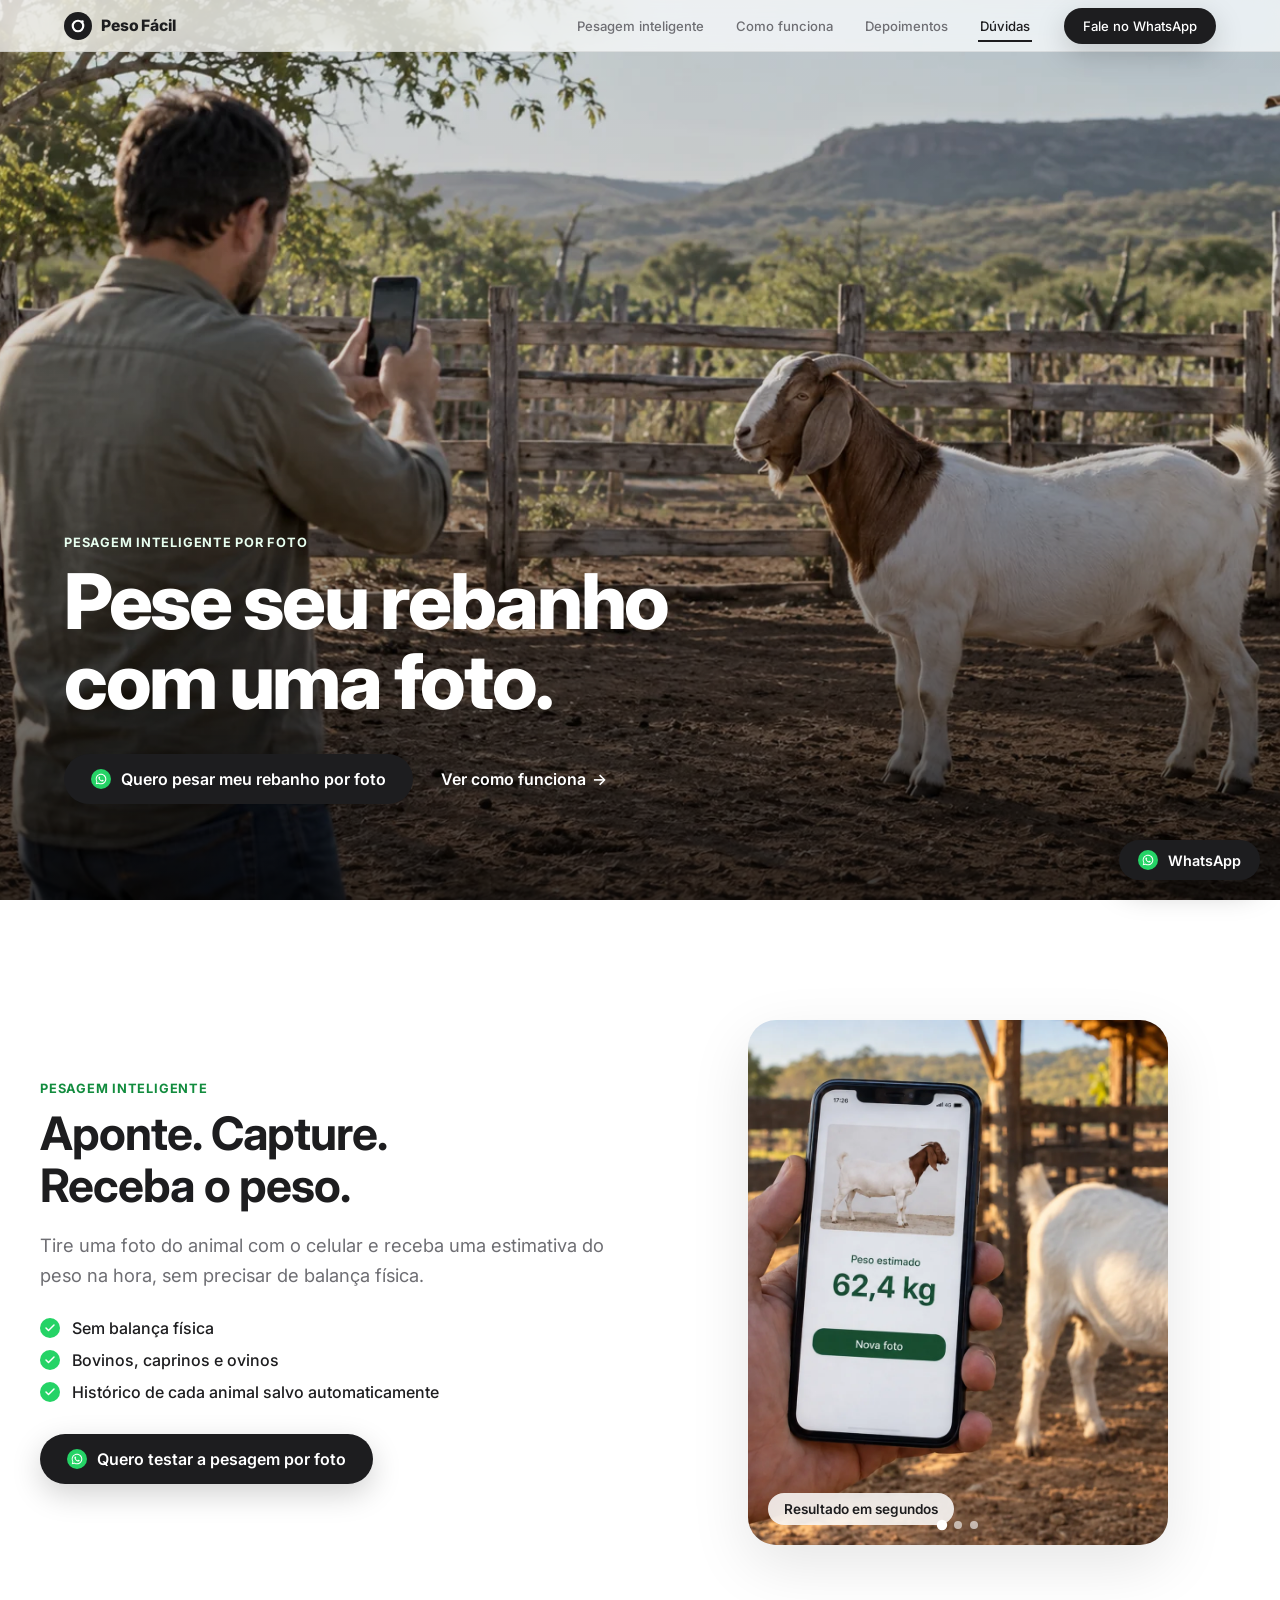
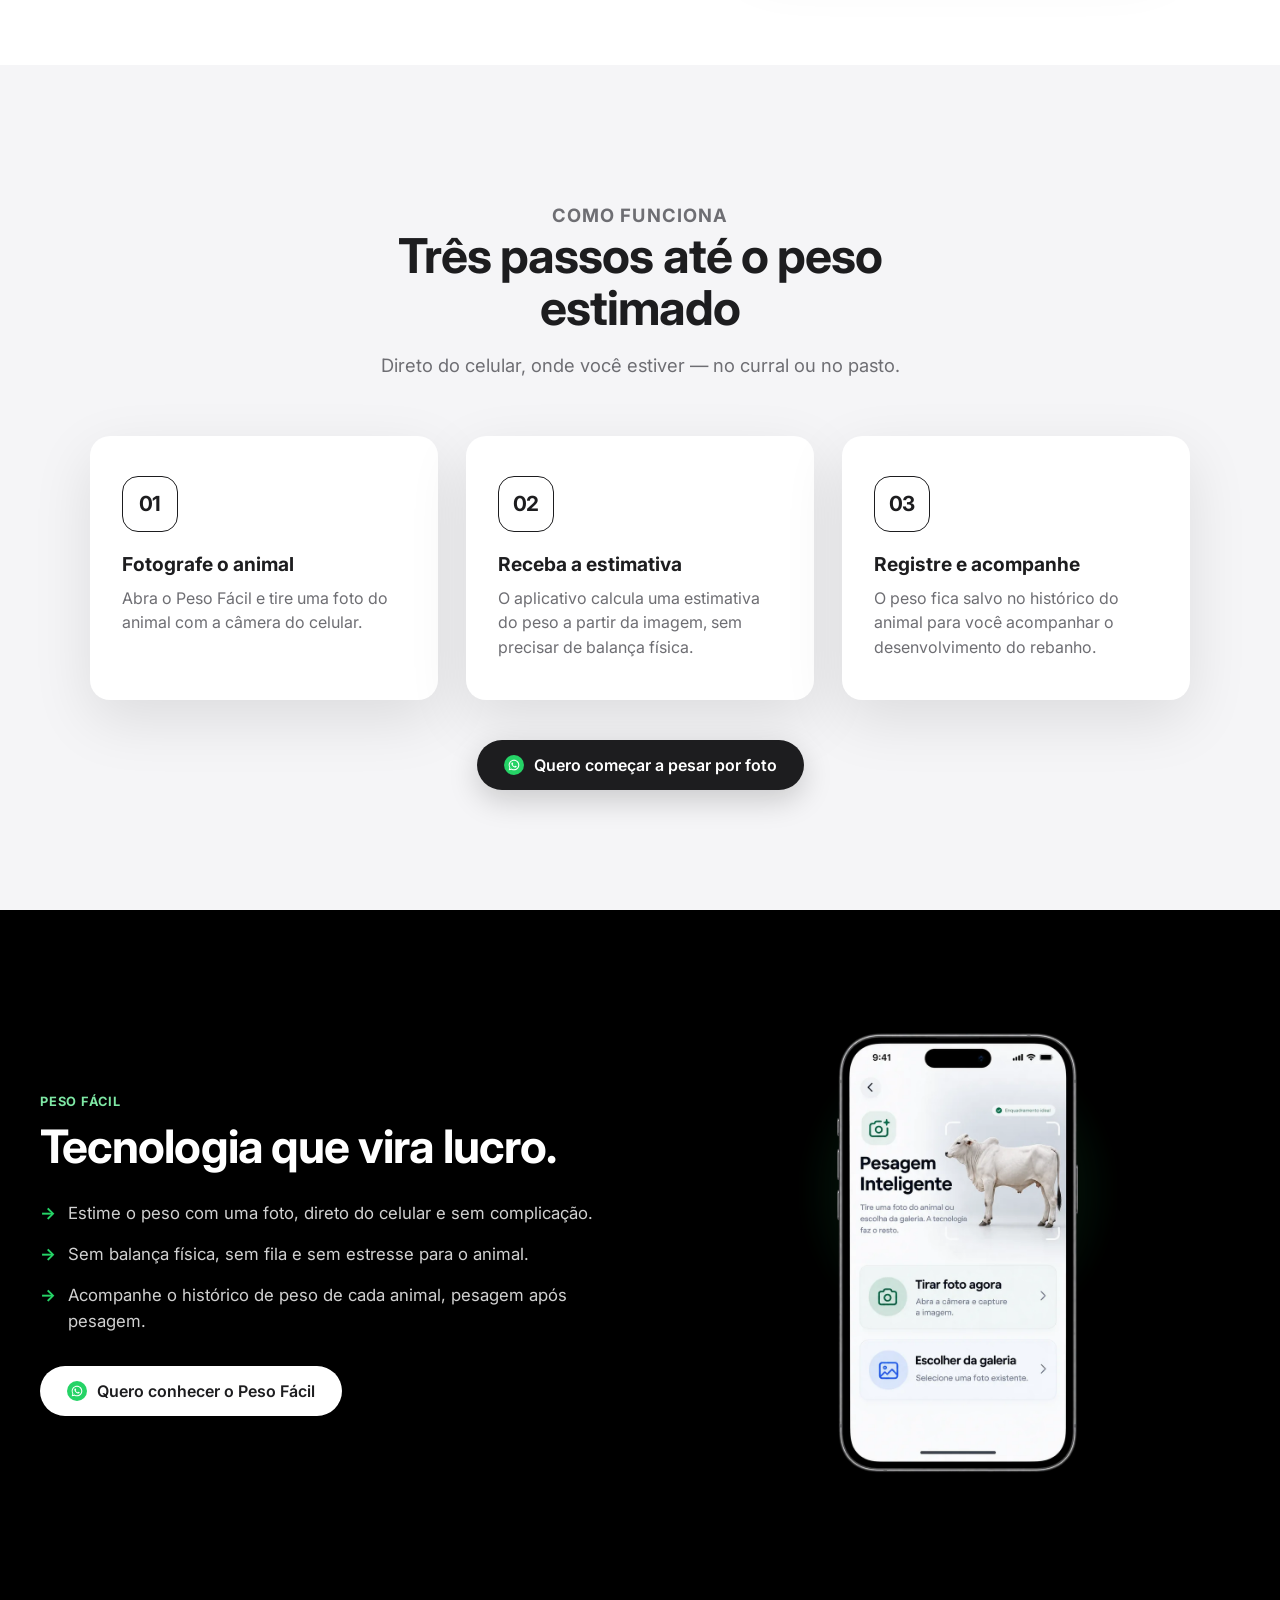
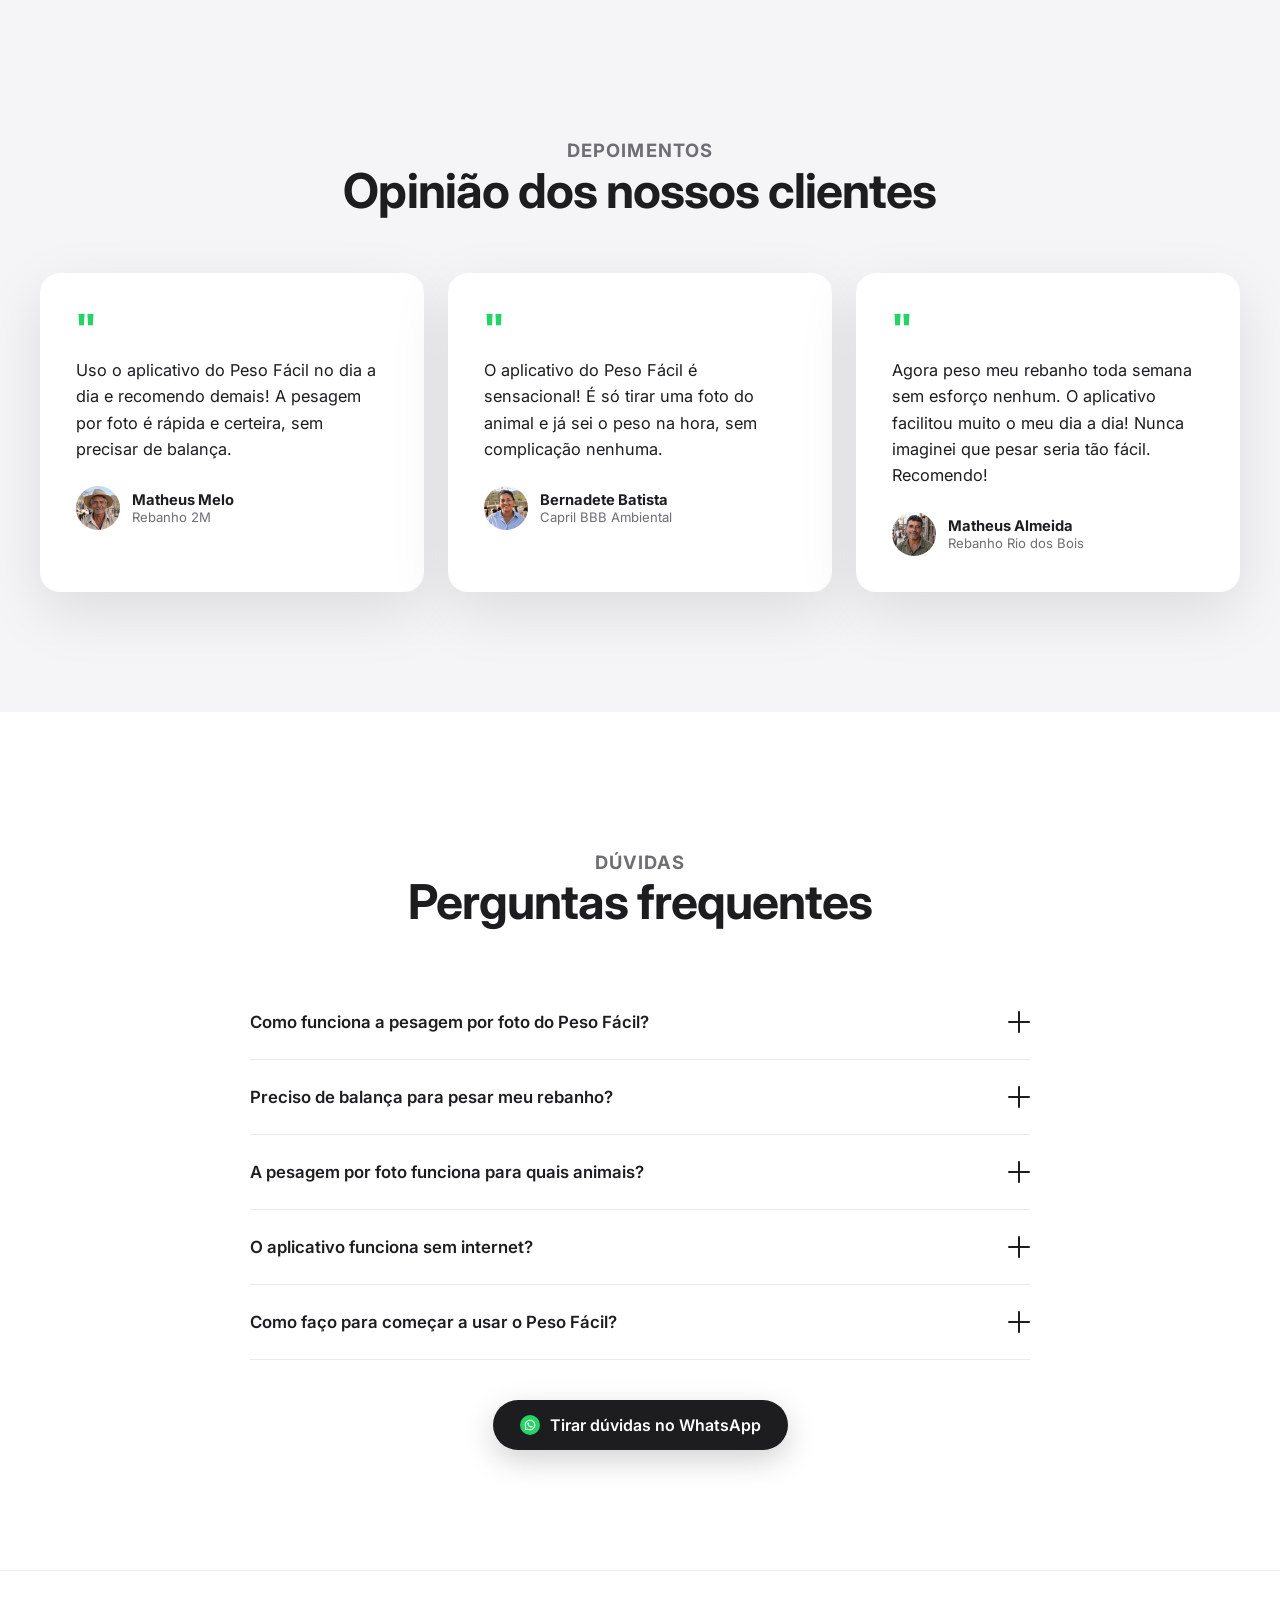
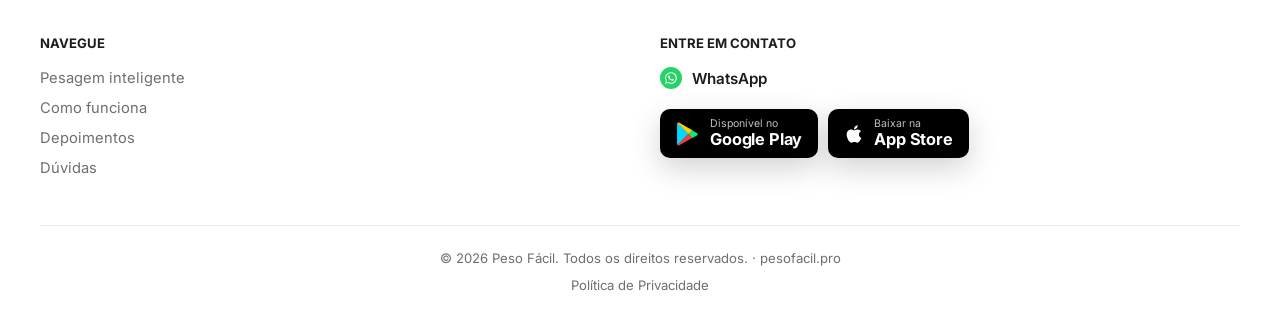
<file: index.html>
<!DOCTYPE html>
<html lang="pt-BR">
<head>
  <meta charset="UTF-8">
  <meta http-equiv="X-UA-Compatible" content="IE=edge">
  <meta name="viewport" content="width=device-width, initial-scale=1.0">

  <title>Peso Fácil: pesagem de gado por foto, direto no celular</title>
  <meta name="description" content="Estime o peso de bovinos, caprinos e ovinos com uma foto no celular. Pesagem inteligente sem balança, com histórico de peso de cada animal. Fale no WhatsApp.">
  <meta name="keywords" content="pesagem por foto, pesagem inteligente, pesagem de gado pelo celular, estimar peso de bovinos, pesagem de caprinos e ovinos, pesagem sem balança, aplicativo de pesagem de animais, peso do gado por foto, Peso Fácil">
  <meta name="author" content="Peso Fácil">
  <meta name="robots" content="index, follow, max-image-preview:large, max-snippet:-1, max-video-preview:-1">
  <meta name="language" content="Portuguese">
  <meta name="geo.region" content="BR">
  <meta name="geo.placename" content="Brasil">
  <meta name="theme-color" content="#ffffff">
  <link rel="canonical" href="https://pesofacil.pro/">
  <link rel="alternate" hreflang="pt-BR" href="https://pesofacil.pro/">

  <!-- Open Graph / Facebook / WhatsApp -->
  <meta property="og:type" content="website">
  <meta property="og:url" content="https://pesofacil.pro/">
  <meta property="og:title" content="Peso Fácil: pesagem de gado por foto, direto no celular">
  <meta property="og:description" content="Pese seu rebanho com uma foto. Estimativa de peso de bovinos, caprinos e ovinos pelo celular, sem balança física.">
  <meta property="og:image" content="https://pesofacil.pro/images/body/bodyimage.webp">
  <meta property="og:image:alt" content="Produtor rural fotografando um caprino no curral para a pesagem inteligente do Peso Fácil">
  <meta property="og:image:width" content="1440">
  <meta property="og:image:height" content="843">
  <meta property="og:locale" content="pt_BR">
  <meta property="og:site_name" content="Peso Fácil">

  <!-- Twitter -->
  <meta name="twitter:card" content="summary_large_image">
  <meta name="twitter:url" content="https://pesofacil.pro/">
  <meta name="twitter:title" content="Peso Fácil: pesagem de gado por foto, direto no celular">
  <meta name="twitter:description" content="Pese seu rebanho com uma foto. Estimativa de peso de bovinos, caprinos e ovinos pelo celular, sem balança física.">
  <meta name="twitter:image" content="https://pesofacil.pro/images/body/bodyimage.webp">

  <!-- Resource Hints -->
  <link rel="preconnect" href="https://fonts.googleapis.com">
  <link rel="preconnect" href="https://fonts.gstatic.com" crossorigin>
  <link rel="dns-prefetch" href="https://www.googletagmanager.com">

  <!-- Preload dos recursos críticos para LCP -->
  <link rel="preload" href="images/body/bodyimage.webp" as="image" type="image/webp" fetchpriority="high">
  <link rel="preload" href="css/style.css" as="style">

  <link rel="icon" type="image/x-icon" href="favicon.ico">

  <!-- Google Fonts: Inter aproxima-se da San Francisco da Apple e cai em -apple-system nos dispositivos Apple -->
  <link rel="preload" href="https://fonts.googleapis.com/css2?family=Inter:wght@400;500;600;700;800&display=swap" as="style" onload="this.onload=null;this.rel='stylesheet'">
  <noscript><link href="https://fonts.googleapis.com/css2?family=Inter:wght@400;500;600;700;800&display=swap" rel="stylesheet"></noscript>

  <link rel="stylesheet" href="css/style.css">

  <!-- JSON-LD: organização -->
  <script type="application/ld+json">
  {
    "@context": "https://schema.org",
    "@type": "Organization",
    "name": "Peso Fácil",
    "url": "https://pesofacil.pro",
    "description": "Peso Fácil: aplicativo de pesagem inteligente por foto para bovinos, caprinos e ovinos, direto pelo celular.",
    "contactPoint": {
      "@type": "ContactPoint",
      "contactType": "customer service",
      "telephone": "+5587988758805",
      "areaServed": "BR",
      "availableLanguage": "Portuguese"
    }
  }
  </script>

  <!-- JSON-LD: site -->
  <script type="application/ld+json">
  {
    "@context": "https://schema.org",
    "@type": "WebSite",
    "name": "Peso Fácil",
    "url": "https://pesofacil.pro/",
    "inLanguage": "pt-BR"
  }
  </script>

  <!-- JSON-LD: aplicativo (foco em pesagem por foto) -->
  <script type="application/ld+json">
  {
    "@context": "https://schema.org",
    "@type": "MobileApplication",
    "name": "Peso Fácil",
    "applicationCategory": "BusinessApplication",
    "operatingSystem": "Android, iOS",
    "inLanguage": "pt-BR",
    "description": "Aplicativo de pesagem inteligente por foto: estime o peso de bovinos, caprinos e ovinos pelo celular, sem balança física, e acompanhe o histórico de peso de cada animal.",
    "featureList": [
      "Pesagem inteligente por foto",
      "Estimativa de peso sem balança física",
      "Histórico de peso de cada animal",
      "Funciona sem internet, direto no campo"
    ],
    "screenshot": "https://pesofacil.pro/images/body/celular.webp",
    "url": "https://pesofacil.pro/"
  }
  </script>

  <!-- JSON-LD: perguntas frequentes (espelha a seção visível #duvidas) -->
  <script type="application/ld+json">
  {
    "@context": "https://schema.org",
    "@type": "FAQPage",
    "mainEntity": [
      {
        "@type": "Question",
        "name": "Como funciona a pesagem por foto do Peso Fácil?",
        "acceptedAnswer": {
          "@type": "Answer",
          "text": "Você abre o aplicativo, tira uma foto do animal com o celular e o Peso Fácil gera uma estimativa do peso a partir da imagem. O resultado pode ser salvo no histórico do animal."
        }
      },
      {
        "@type": "Question",
        "name": "Preciso de balança para pesar meu rebanho?",
        "acceptedAnswer": {
          "@type": "Answer",
          "text": "Não. A pesagem inteligente é feita apenas com a câmera do celular, sem balança física. O resultado é uma estimativa de peso, útil para acompanhar o desenvolvimento do rebanho no dia a dia."
        }
      },
      {
        "@type": "Question",
        "name": "A pesagem por foto funciona para quais animais?",
        "acceptedAnswer": {
          "@type": "Answer",
          "text": "O Peso Fácil foi pensado para criadores de bovinos, caprinos e ovinos."
        }
      },
      {
        "@type": "Question",
        "name": "O aplicativo funciona sem internet?",
        "acceptedAnswer": {
          "@type": "Answer",
          "text": "O aplicativo foi feito para o dia a dia no campo e funciona mesmo sem internet. Se tiver dúvidas sobre algum recurso específico, chame a equipe no WhatsApp."
        }
      },
      {
        "@type": "Question",
        "name": "Como faço para começar a usar o Peso Fácil?",
        "acceptedAnswer": {
          "@type": "Answer",
          "text": "É só chamar a equipe no WhatsApp. Ela tira suas dúvidas e ajuda você a começar."
        }
      }
    ]
  }
  </script>
</head>
<body>
  <a class="skip-link" href="#conteudo">Ir para o conteúdo</a>

  <!-- Navegação -->
  <header class="nav" id="siteNav">
    <div class="nav__inner">
      <a class="nav__logo" href="#app" aria-label="Peso Fácil: ir para o topo">
        <svg class="nav__logo-mark" width="28" height="28" viewBox="0 0 32 32" aria-hidden="true">
          <circle cx="16" cy="16" r="16" fill="#1d1d1f"/>
          <circle cx="16" cy="16" r="6" fill="none" stroke="#fff" stroke-width="2.5"/>
          <circle cx="21" cy="11" r="1.6" fill="#fff"/>
        </svg>
        <span class="nav__logo-text">Peso Fácil</span>
      </a>

      <nav class="nav__links" id="menuList" role="navigation" aria-label="Navegação principal">
        <a href="#pesagem">Pesagem inteligente</a>
        <a href="#como-funciona">Como funciona</a>
        <a href="#depoimentos">Depoimentos</a>
        <a href="#duvidas">Dúvidas</a>
        <a class="btn btn--primary btn--sm nav__cta" href="https://wa.me/5587988758805?text=Ol%C3%A1%21%20Quero%20mais%20informa%C3%A7%C3%B5es%20sobre%20o%20Peso%20F%C3%A1cil." target="_blank" rel="noopener noreferrer" data-cta="header">Fale no WhatsApp</a>
      </nav>

      <button class="nav__toggle" id="menuToggle" aria-label="Abrir menu de navegação" aria-expanded="false" aria-controls="menuList">
        <span></span><span></span><span></span>
      </button>
    </div>
  </header>

  <main id="conteudo">
    <!-- Hero: promessa principal = pesagem por foto -->
    <section class="hero" id="app">
      <picture class="hero__media">
        <source srcset="images/body/bodyimage.webp" type="image/webp">
        <img src="images/body/bodyimage.jpg" alt="Produtor rural fotografando um caprino no curral para a pesagem inteligente do Peso Fácil" width="1440" height="843" fetchpriority="high">
      </picture>
      <div class="hero__scrim"></div>

      <div class="hero__content">
        <p class="eyebrow">Pesagem inteligente por foto</p>
        <h1 class="hero__title">Pese seu rebanho<br>com uma foto.</h1>
        <div class="hero__actions">
          <a class="btn btn--primary" href="https://wa.me/5587988758805?text=Ol%C3%A1%21%20Quero%20mais%20informa%C3%A7%C3%B5es%20sobre%20o%20Peso%20F%C3%A1cil." target="_blank" rel="noopener noreferrer" data-cta="hero">
            <img src="images/body/whatsapp.svg" alt="" width="24" height="24" loading="lazy">
            <span>Quero pesar meu rebanho por foto</span>
          </a>
          <a class="btn btn--link" href="#como-funciona">Ver como funciona <span class="chevron">→</span></a>
        </div>
      </div>
    </section>

    <!-- Pesagem inteligente (seção principal) -->
    <section class="feature-split" id="pesagem" aria-labelledby="pesagem-titulo">
      <div class="feature-split__inner">
        <div class="reveal">
          <p class="eyebrow">Pesagem inteligente</p>
          <h2 id="pesagem-titulo">Aponte. Capture.<br>Receba o peso.</h2>
          <p class="lead">Tire uma foto do animal com o celular e receba uma estimativa do peso na hora, sem precisar de balança física.</p>
          <ul class="checklist">
            <li>Sem balança física</li>
            <li>Bovinos, caprinos e ovinos</li>
            <li>Histórico de cada animal salvo automaticamente</li>
          </ul>
          <a class="btn btn--primary" href="https://wa.me/5587988758805?text=Ol%C3%A1%21%20Quero%20mais%20informa%C3%A7%C3%B5es%20sobre%20o%20Peso%20F%C3%A1cil." target="_blank" rel="noopener noreferrer" data-cta="pesagem">
            <img src="images/body/whatsapp.svg" alt="" width="24" height="24" loading="lazy">
            <span>Quero testar a pesagem por foto</span>
          </a>
        </div>

        <div class="carousel-container reveal" role="region" aria-label="Exemplos de pesagem por foto">
          <div class="carousel-slide">
            <picture>
              <source srcset="images/body/pesagem1.webp" type="image/webp">
              <img src="images/body/pesagem1.jpg" alt="Resultado da pesagem por foto no aplicativo Peso Fácil, indicando 62,4 kg" loading="lazy" width="960" height="1200">
            </picture>
            <div class="overlay-text">Resultado em segundos</div>
          </div>
          <div class="carousel-slide">
            <picture>
              <source srcset="images/body/pesagem2.webp" type="image/webp">
              <img src="images/body/pesagem2.jpg" alt="Produtor fotografando um caprino no curral para a pesagem por foto" loading="lazy" width="960" height="1200">
            </picture>
            <div class="overlay-text">Pesagem em campo</div>
          </div>
          <div class="carousel-slide">
            <picture>
              <source srcset="images/body/pesagem3.webp" type="image/webp">
              <img src="images/body/pesagem3.jpg" alt="Produtora fotografando uma ovelha no curral, sem balança física" loading="lazy" width="960" height="1200">
            </picture>
            <div class="overlay-text">Direto do celular</div>
          </div>
        </div>
      </div>
    </section>

    <!-- Como funciona -->
    <section class="steps-section" id="como-funciona" aria-labelledby="como-funciona-titulo">
      <div class="section-head reveal">
        <p class="eyebrow">Como funciona</p>
        <h2 id="como-funciona-titulo">Três passos até o peso estimado</h2>
        <p>Direto do celular, onde você estiver — no curral ou no pasto.</p>
      </div>

      <ol class="steps">
        <li class="reveal">
          <span class="step-num">01</span>
          <h3>Fotografe o animal</h3>
          <p>Abra o Peso Fácil e tire uma foto do animal com a câmera do celular.</p>
        </li>
        <li class="reveal">
          <span class="step-num">02</span>
          <h3>Receba a estimativa</h3>
          <p>O aplicativo calcula uma estimativa do peso a partir da imagem, sem precisar de balança física.</p>
        </li>
        <li class="reveal">
          <span class="step-num">03</span>
          <h3>Registre e acompanhe</h3>
          <p>O peso fica salvo no histórico do animal para você acompanhar o desenvolvimento do rebanho.</p>
        </li>
      </ol>

      <div class="section-cta reveal">
        <a class="btn btn--primary" href="https://wa.me/5587988758805?text=Ol%C3%A1%21%20Quero%20mais%20informa%C3%A7%C3%B5es%20sobre%20o%20Peso%20F%C3%A1cil." target="_blank" rel="noopener noreferrer" data-cta="como-funciona">
          <img src="images/body/whatsapp.svg" alt="" width="24" height="24" loading="lazy">
          <span>Quero começar a pesar por foto</span>
        </a>
      </div>
    </section>

    <!-- Vantagens + CTA -->
    <section class="dark-section" id="vantagem">
      <div class="dark-section__inner">
        <div class="reveal">
          <p class="eyebrow eyebrow--light">Peso Fácil</p>
          <h2>Tecnologia que vira lucro.</h2>
          <ul>
            <li>Estime o peso com uma foto, direto do celular e sem complicação.</li>
            <li>Sem balança física, sem fila e sem estresse para o animal.</li>
            <li>Acompanhe o histórico de peso de cada animal, pesagem após pesagem.</li>
          </ul>
          <a class="btn btn--white" href="https://wa.me/5587988758805?text=Ol%C3%A1%21%20Quero%20mais%20informa%C3%A7%C3%B5es%20sobre%20o%20Peso%20F%C3%A1cil." target="_blank" rel="noopener noreferrer" data-cta="vantagens">
            <img src="images/body/whatsapp.svg" alt="" width="24" height="24" loading="lazy">
            <span>Quero conhecer o Peso Fácil</span>
          </a>
        </div>
        <div class="dark-section__media reveal">
          <picture>
            <source srcset="images/body/celular.webp" type="image/webp">
            <img src="images/body/celular.jpg" alt="Tela do aplicativo Peso Fácil convidando a tirar uma foto do animal para a pesagem inteligente" loading="lazy" width="700" height="1050">
          </picture>
        </div>
      </div>
    </section>

    <!-- Depoimentos -->
    <section class="testimonials" id="depoimentos">
      <div class="section-head reveal">
        <p class="eyebrow">Depoimentos</p>
        <h2>Opinião dos nossos clientes</h2>
      </div>

      <div class="testimonial-grid">
        <a href="https://www.instagram.com/rebanho_2m?igsh=MTNscDNyY2w1eWlhMA==" class="testimonial-card reveal" target="_blank" rel="noopener noreferrer" aria-label="Ver o Instagram de Matheus Melo, Rebanho 2M">
          <span class="quote-mark">"</span>
          <blockquote>Uso o aplicativo do Peso Fácil no dia a dia e recomendo demais! A pesagem por foto é rápida e certeira, sem precisar de balança.</blockquote>
          <div class="testimonial-author">
            <picture>
              <source srcset="images/body/produtor1.webp" type="image/webp">
              <img src="images/body/produtor1.png" alt="Foto de Matheus Melo" loading="lazy" width="80" height="80">
            </picture>
            <div>
              <p class="name">Matheus Melo</p>
              <p class="brand">Rebanho 2M</p>
            </div>
          </div>
        </a>

        <a href="https://www.instagram.com/capril_bbbambiental?igsh=cjRydDJlaHF1ZmU0" class="testimonial-card reveal" target="_blank" rel="noopener noreferrer" aria-label="Ver o Instagram de Bernadete Batista, Capril BBB Ambiental">
          <span class="quote-mark">"</span>
          <blockquote>O aplicativo do Peso Fácil é sensacional! É só tirar uma foto do animal e já sei o peso na hora, sem complicação nenhuma.</blockquote>
          <div class="testimonial-author">
            <picture>
              <source srcset="images/body/produtor2.webp" type="image/webp">
              <img src="images/body/produtor2.png" alt="Foto de Bernadete Batista" loading="lazy" width="80" height="80">
            </picture>
            <div>
              <p class="name">Bernadete Batista</p>
              <p class="brand">Capril BBB Ambiental</p>
            </div>
          </div>
        </a>

        <a href="https://www.instagram.com/agropecuariariodosbois/" class="testimonial-card reveal" target="_blank" rel="noopener noreferrer" aria-label="Ver o Instagram de Matheus Almeida, Rebanho Rio dos Bois">
          <span class="quote-mark">"</span>
          <blockquote>Agora peso meu rebanho toda semana sem esforço nenhum. O aplicativo facilitou muito o meu dia a dia! Nunca imaginei que pesar seria tão fácil. Recomendo!</blockquote>
          <div class="testimonial-author">
            <picture>
              <source srcset="images/body/produtor3.webp" type="image/webp">
              <img src="images/body/produtor3.png" alt="Foto de Matheus Almeida" loading="lazy" width="80" height="80">
            </picture>
            <div>
              <p class="name">Matheus Almeida</p>
              <p class="brand">Rebanho Rio dos Bois</p>
            </div>
          </div>
        </a>
      </div>
    </section>

    <!-- Perguntas frequentes -->
    <section class="faq" id="duvidas" aria-labelledby="duvidas-titulo">
      <div class="section-head reveal">
        <p class="eyebrow">Dúvidas</p>
        <h2 id="duvidas-titulo">Perguntas frequentes</h2>
      </div>

      <div class="faq-list">
        <details class="faq-item reveal">
          <summary>Como funciona a pesagem por foto do Peso Fácil? <span class="faq-icon"></span></summary>
          <p>Você abre o aplicativo, tira uma foto do animal com o celular e o Peso Fácil gera uma estimativa do peso a partir da imagem. O resultado pode ser salvo no histórico do animal.</p>
        </details>

        <details class="faq-item reveal">
          <summary>Preciso de balança para pesar meu rebanho? <span class="faq-icon"></span></summary>
          <p>Não. A pesagem inteligente é feita apenas com a câmera do celular, sem balança física. O resultado é uma estimativa de peso, útil para acompanhar o desenvolvimento do rebanho no dia a dia.</p>
        </details>

        <details class="faq-item reveal">
          <summary>A pesagem por foto funciona para quais animais? <span class="faq-icon"></span></summary>
          <p>O Peso Fácil foi pensado para criadores de bovinos, caprinos e ovinos.</p>
        </details>

        <details class="faq-item reveal">
          <summary>O aplicativo funciona sem internet? <span class="faq-icon"></span></summary>
          <p>O aplicativo foi feito para o dia a dia no campo e funciona mesmo sem internet. Se tiver dúvidas sobre algum recurso específico, chame a equipe no WhatsApp.</p>
        </details>

        <details class="faq-item reveal">
          <summary>Como faço para começar a usar o Peso Fácil? <span class="faq-icon"></span></summary>
          <p>É só chamar a equipe no WhatsApp. Ela tira suas dúvidas e ajuda você a começar.</p>
        </details>
      </div>

      <div class="section-cta reveal">
        <a class="btn btn--primary" href="https://wa.me/5587988758805?text=Ol%C3%A1%21%20Quero%20mais%20informa%C3%A7%C3%B5es%20sobre%20o%20Peso%20F%C3%A1cil." target="_blank" rel="noopener noreferrer" data-cta="faq">
          <img src="images/body/whatsapp.svg" alt="" width="24" height="24" loading="lazy">
          <span>Tirar dúvidas no WhatsApp</span>
        </a>
      </div>
    </section>
  </main>

  <!-- Rodapé -->
  <footer class="site-footer" role="contentinfo">
    <div class="footer-content">
      <div class="footer-column">
        <h3>NAVEGUE</h3>
        <ul class="footer-nav">
          <li><a href="#pesagem">Pesagem inteligente</a></li>
          <li><a href="#como-funciona">Como funciona</a></li>
          <li><a href="#depoimentos">Depoimentos</a></li>
          <li><a href="#duvidas">Dúvidas</a></li>
        </ul>
      </div>

      <div class="footer-column">
        <h3>ENTRE EM CONTATO</h3>
        <a class="whatsapp-button" href="https://wa.me/5587988758805?text=Ol%C3%A1%21%20Quero%20mais%20informa%C3%A7%C3%B5es%20sobre%20o%20Peso%20F%C3%A1cil." target="_blank" rel="noopener noreferrer" data-cta="rodape">
          <img src="images/body/whatsapp.svg" alt="" width="22" height="22" loading="lazy">
          <span>WhatsApp</span>
        </a>
        <div class="footer-stores">
          <a class="store-badge store-badge--footer" href="https://wa.me/5587988758805?text=Ol%C3%A1%21%20Quero%20mais%20informa%C3%A7%C3%B5es%20sobre%20o%20Peso%20F%C3%A1cil." target="_blank" rel="noopener noreferrer" data-cta="rodape-playstore" aria-label="Baixar o Peso Fácil no Google Play">
            <img src="images/body/google-play.svg" alt="" width="24" height="24" loading="lazy">
            <span class="store-badge__text"><small>Disponível no</small><strong>Google Play</strong></span>
          </a>
          <a class="store-badge store-badge--footer" href="https://wa.me/5587988758805?text=Ol%C3%A1%21%20Quero%20mais%20informa%C3%A7%C3%B5es%20sobre%20o%20Peso%20F%C3%A1cil." target="_blank" rel="noopener noreferrer" data-cta="rodape-appstore" aria-label="Baixar o Peso Fácil na App Store">
            <img src="images/body/apple.svg" alt="" width="20" height="20" loading="lazy">
            <span class="store-badge__text"><small>Baixar na</small><strong>App Store</strong></span>
          </a>
        </div>
      </div>
    </div>

    <p class="footer-copy">© 2026 Peso Fácil. Todos os direitos reservados. · pesofacil.pro</p>
    <div class="footer-links">
      <a href="privacidade.html">Política de Privacidade</a>
    </div>
  </footer>

  <!-- Botão flutuante do WhatsApp -->
  <a class="btn btn--primary btn--sm wa-float" href="https://wa.me/5587988758805?text=Ol%C3%A1%21%20Quero%20mais%20informa%C3%A7%C3%B5es%20sobre%20o%20Peso%20F%C3%A1cil." target="_blank" rel="noopener noreferrer" data-cta="flutuante" aria-label="Falar no WhatsApp">
    <img src="images/body/whatsapp.svg" alt="" width="20" height="20" loading="lazy">
    <span>WhatsApp</span>
  </a>

  <script src="js/main.js" defer></script>
</body>
</html>
</file>
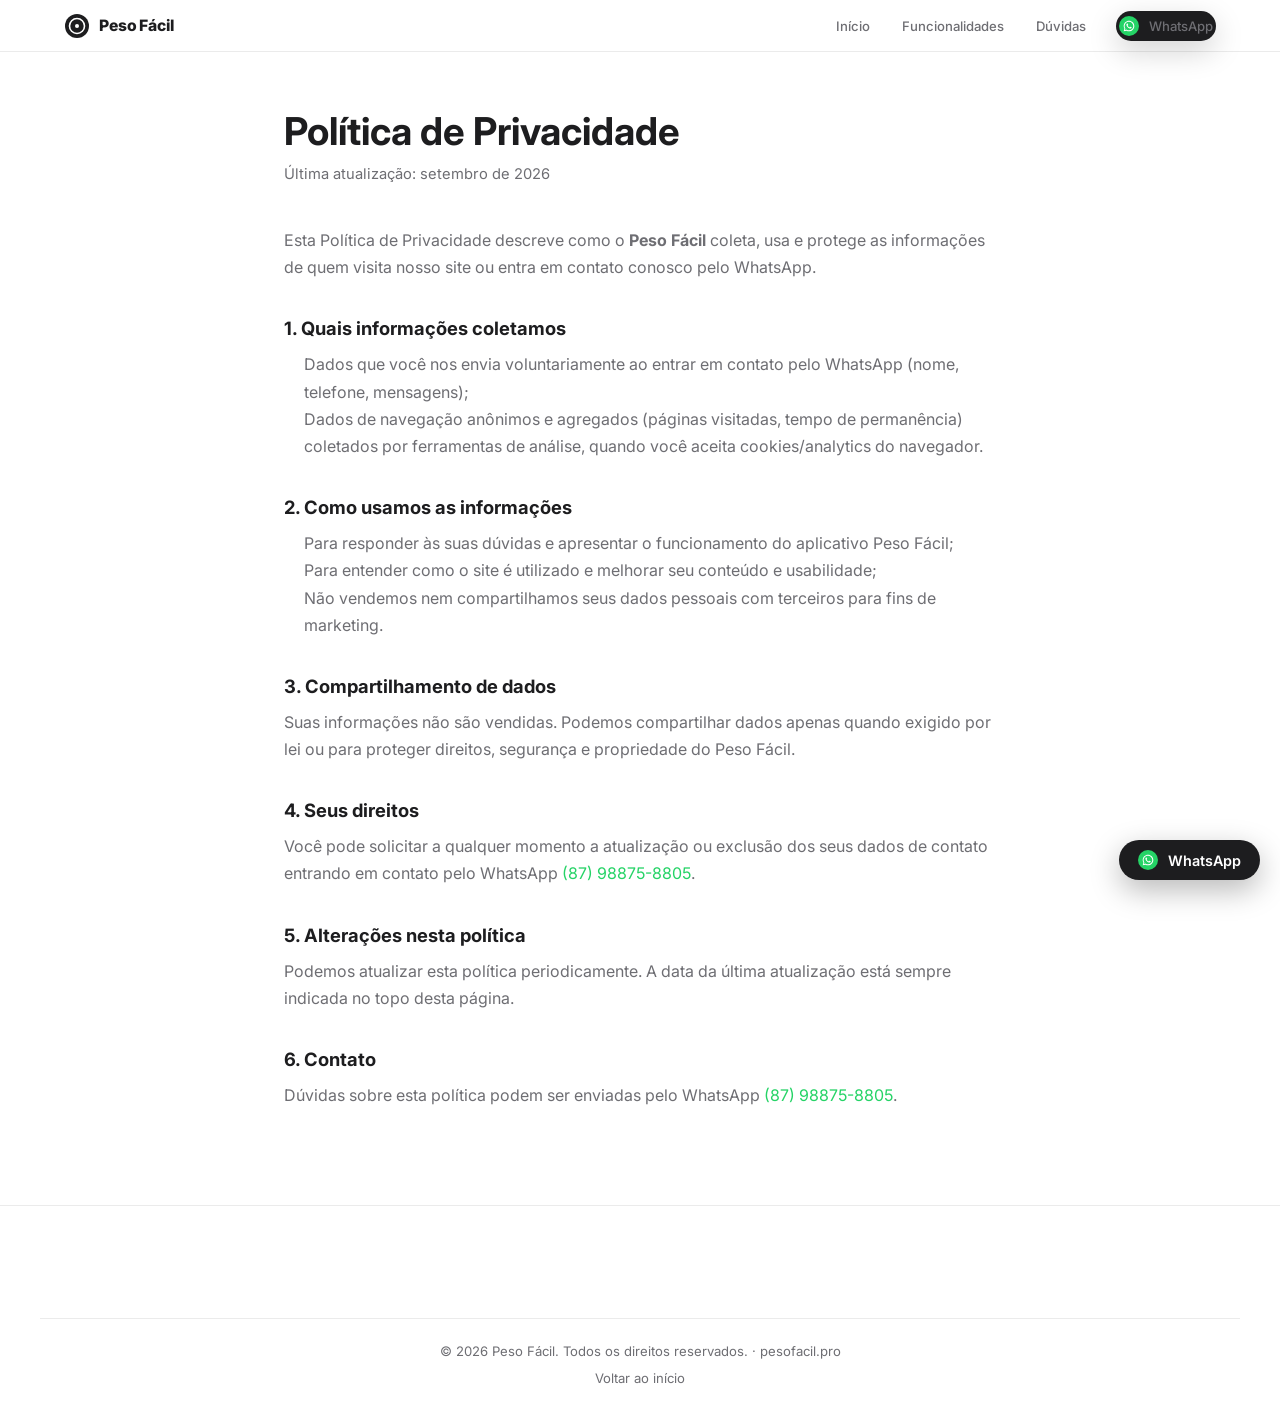
<file: privacidade.html>
<!DOCTYPE html>
<html lang="pt-BR">
<head>
  <meta charset="UTF-8">
  <meta http-equiv="X-UA-Compatible" content="IE=edge">
  <meta name="viewport" content="width=device-width, initial-scale=1.0">

  <title>Política de Privacidade — Peso Fácil</title>
  <meta name="description" content="Política de Privacidade do Peso Fácil: como coletamos, usamos e protegemos suas informações.">
  <meta name="robots" content="index, follow">
  <link rel="canonical" href="https://pesofacil.pro/privacidade.html">
  <meta name="theme-color" content="#ffffff">

  <link rel="icon" type="image/x-icon" href="favicon.ico">

  <link rel="preload" href="https://fonts.googleapis.com/css2?family=Inter:wght@400;500;600;700;800&display=swap" as="style" onload="this.onload=null;this.rel='stylesheet'">
  <noscript><link href="https://fonts.googleapis.com/css2?family=Inter:wght@400;500;600;700;800&display=swap" rel="stylesheet"></noscript>
  <link rel="stylesheet" href="css/style.css">

  <style>
    .legal-page { max-width: 760px; margin: 0 auto; padding: calc(var(--nav-h) + 56px) 24px 96px; }
    .legal-page h1 { font-size: clamp(1.8rem, 3vw, 2.4rem); margin-bottom: 8px; }
    .legal-page .legal-updated { color: var(--ink-soft); font-size: .92rem; margin-bottom: 40px; }
    .legal-page h2 { font-size: 1.15rem; margin: 36px 0 12px; }
    .legal-page p, .legal-page li { color: var(--ink-soft); line-height: 1.7; }
    .legal-page ul { padding-left: 20px; margin: 8px 0 16px; }
    .legal-page a { color: var(--accent); text-decoration: none; }
    .legal-page a:hover { text-decoration: underline; }
  </style>
</head>
<body>

  <header class="nav" id="siteNav">
    <div class="nav__inner">
      <a href="index.html" class="nav__logo" aria-label="Peso Fácil — página inicial">
        <svg class="nav__logo-mark" width="26" height="26" viewBox="0 0 26 26" fill="none" aria-hidden="true">
          <circle cx="13" cy="13" r="12" fill="#1d1d1f"/>
          <circle cx="13" cy="13" r="7.5" fill="none" stroke="#fff" stroke-width="1.6"/>
          <circle cx="13" cy="13" r="2" fill="#fff"/>
        </svg>
        <span class="nav__logo-text">Peso Fácil</span>
      </a>
      <nav class="nav__links" id="menuList">
        <a href="index.html#app">Início</a>
        <a href="index.html#funcionalidade">Funcionalidades</a>
        <a href="index.html#duvidas">Dúvidas</a>
        <a class="btn btn--primary btn--sm" href="https://wa.me/5587988758805?text=Ol%C3%A1%21%20Quero%20mais%20informa%C3%A7%C3%B5es%20sobre%20o%20Peso%20F%C3%A1cil." target="_blank" rel="noopener noreferrer" data-cta="nav">
          <img src="images/body/whatsapp.svg" alt="" width="18" height="18" loading="lazy">
          <span>WhatsApp</span>
        </a>
      </nav>
      <button class="nav__toggle" id="menuToggle" aria-label="Abrir menu" aria-expanded="false" aria-controls="menuList">
        <span></span><span></span><span></span>
      </button>
    </div>
  </header>

  <main class="legal-page">
    <h1>Política de Privacidade</h1>
    <p class="legal-updated">Última atualização: setembro de 2026</p>

    <p>Esta Política de Privacidade descreve como o <strong>Peso Fácil</strong> coleta,
    usa e protege as informações de quem visita nosso site ou entra em contato
    conosco pelo WhatsApp.</p>

    <h2>1. Quais informações coletamos</h2>
    <ul>
      <li>Dados que você nos envia voluntariamente ao entrar em contato pelo WhatsApp (nome, telefone, mensagens);</li>
      <li>Dados de navegação anônimos e agregados (páginas visitadas, tempo de permanência) coletados por ferramentas de análise, quando você aceita cookies/analytics do navegador.</li>
    </ul>

    <h2>2. Como usamos as informações</h2>
    <ul>
      <li>Para responder às suas dúvidas e apresentar o funcionamento do aplicativo Peso Fácil;</li>
      <li>Para entender como o site é utilizado e melhorar seu conteúdo e usabilidade;</li>
      <li>Não vendemos nem compartilhamos seus dados pessoais com terceiros para fins de marketing.</li>
    </ul>

    <h2>3. Compartilhamento de dados</h2>
    <p>Suas informações não são vendidas. Podemos compartilhar dados apenas quando
    exigido por lei ou para proteger direitos, segurança e propriedade do Peso Fácil.</p>

    <h2>4. Seus direitos</h2>
    <p>Você pode solicitar a qualquer momento a atualização ou exclusão dos seus
    dados de contato entrando em contato pelo WhatsApp
    <a href="https://wa.me/5587988758805?text=Ol%C3%A1%21%20Quero%20mais%20informa%C3%A7%C3%B5es%20sobre%20o%20Peso%20F%C3%A1cil." target="_blank" rel="noopener noreferrer">(87) 98875-8805</a>.</p>

    <h2>5. Alterações nesta política</h2>
    <p>Podemos atualizar esta política periodicamente. A data da última atualização
    está sempre indicada no topo desta página.</p>

    <h2>6. Contato</h2>
    <p>Dúvidas sobre esta política podem ser enviadas pelo WhatsApp
    <a href="https://wa.me/5587988758805?text=Ol%C3%A1%21%20Quero%20mais%20informa%C3%A7%C3%B5es%20sobre%20o%20Peso%20F%C3%A1cil." target="_blank" rel="noopener noreferrer">(87) 98875-8805</a>.</p>
  </main>

  <footer class="site-footer">
    <p class="footer-copy">© 2026 Peso Fácil. Todos os direitos reservados. · pesofacil.pro</p>
    <div class="footer-links">
      <a href="index.html">Voltar ao início</a>
    </div>
  </footer>

  <a class="btn btn--primary btn--sm wa-float" href="https://wa.me/5587988758805?text=Ol%C3%A1%21%20Quero%20mais%20informa%C3%A7%C3%B5es%20sobre%20o%20Peso%20F%C3%A1cil." target="_blank" rel="noopener noreferrer" data-cta="flutuante" aria-label="Falar no WhatsApp">
    <img src="images/body/whatsapp.svg" alt="" width="20" height="20" loading="lazy">
    <span>WhatsApp</span>
  </a>

  <script src="js/main.js" defer></script>
</body>
</html>
</file>
<file: css/style.css>
/* =========================================================
   PESO FÁCIL — landing page estática
   Sistema visual premium (direção Apple)
   ========================================================= */

/* ----- Reset básico ----- */
*, *::before, *::after { box-sizing: border-box; }
html, body, h1, h2, h3, h4, p, ul, ol, figure, blockquote { margin: 0; }
ul, ol { padding: 0; list-style: none; }
img, picture, svg { max-width: 100%; display: block; }
a { color: inherit; }
button { font: inherit; cursor: pointer; }

:root {
  --bg: #ffffff;
  --bg-alt: #f5f5f7;
  --ink: #1d1d1f;
  --ink-soft: #6e6e73;
  --hairline: rgba(0,0,0,.08);
  --accent: #25D366;
  --accent-ink: #128c3e;
  --radius-lg: 28px;
  --radius-md: 20px;
  --radius-sm: 14px;
  --shadow-soft: 0 20px 60px rgba(0,0,0,.10);
  --shadow-hover: 0 30px 80px rgba(0,0,0,.16);
  --ease: cubic-bezier(.22,1,.36,1);
  --nav-h: 52px;
}

html { scroll-behavior: smooth; }
@media (prefers-reduced-motion: reduce) {
  html { scroll-behavior: auto; }
  * { animation-duration: .001ms !important; animation-iteration-count: 1 !important; transition-duration: .001ms !important; scroll-behavior: auto !important; }
}

body {
  background: var(--bg);
  color: var(--ink);
  font-family: -apple-system, BlinkMacSystemFont, "Inter", "SF Pro Display", "Segoe UI", Roboto, Helvetica, Arial, sans-serif;
  -webkit-font-smoothing: antialiased;
  text-rendering: optimizeLegibility;
}

section[id] { scroll-margin-top: calc(var(--nav-h) + 24px); }

.skip-link { position: absolute; left: -9999px; top: 8px; z-index: 10000; background: #fff; color: var(--ink); padding: 10px 16px; border-radius: 8px; font-weight: 600; text-decoration: none; box-shadow: var(--shadow-soft); }
.skip-link:focus { left: 8px; }
a:focus-visible, button:focus-visible, summary:focus-visible { outline: 2px solid var(--accent-ink); outline-offset: 3px; border-radius: 4px; }

.eyebrow { margin: 0 0 12px; font-size: .8rem; font-weight: 700; letter-spacing: .06em; text-transform: uppercase; color: var(--accent-ink); }
.eyebrow--light { color: #7ee7a4; }

.section-head { max-width: 680px; margin: 0 auto 56px; text-align: center; }
.section-head h2 { font-size: clamp(2rem, 4vw, 3rem); font-weight: 700; letter-spacing: -.02em; line-height: 1.1; color: var(--ink); }
.section-head p { margin: 16px 0 0; font-size: 1.15rem; line-height: 1.55; color: var(--ink-soft); }

/* ===== Botões ===== */
.btn { display: inline-flex; align-items: center; justify-content: center; gap: 10px; padding: 14px 26px; border-radius: 980px; font-weight: 600; font-size: 1rem; text-decoration: none; border: 1px solid transparent; transition: transform .35s var(--ease), box-shadow .35s var(--ease), background-color .25s var(--ease), color .25s var(--ease); white-space: nowrap; }
.btn img { width: 20px; height: 20px; }
.btn--primary { background: var(--ink); color: #fff; box-shadow: 0 10px 30px rgba(0,0,0,.18); }
.btn--primary:hover { transform: translateY(-2px); box-shadow: 0 16px 40px rgba(0,0,0,.24); background: #000; }
.btn--white { background: #fff; color: var(--ink); }
.btn--white:hover { transform: translateY(-2px); box-shadow: 0 16px 40px rgba(0,0,0,.24); }
.btn--sm { padding: 9px 18px; font-size: .9rem; }
.btn--link { background: none; border: none; padding: 0; color: inherit; font-weight: 600; display: inline-flex; align-items: center; gap: 6px; }
.btn--link .chevron { transition: transform .3s var(--ease); }
.btn--link:hover .chevron { transform: translateX(4px); }

.section-cta { display: flex; flex-wrap: wrap; justify-content: center; gap: 14px; margin-top: 40px; }

/* ===== Navegação ===== */
.nav { position: fixed; top: 0; left: 0; right: 0; z-index: 1000; height: var(--nav-h); background: rgba(255,255,255,.72); backdrop-filter: saturate(180%) blur(20px); -webkit-backdrop-filter: saturate(180%) blur(20px); border-bottom: 1px solid var(--hairline); }
.nav__inner { max-width: 1200px; height: 100%; margin: 0 auto; padding: 0 24px; display: flex; align-items: center; gap: 24px; }
.nav__logo { display: flex; align-items: center; gap: 9px; text-decoration: none; margin-right: auto; }
.nav__logo-mark { flex: none; }
.nav__logo-text { font-size: .98rem; font-weight: 800; letter-spacing: -.01em; color: var(--ink); }
.nav__links { display: flex; align-items: center; gap: 28px; }
.nav__links a { font-size: .82rem; font-weight: 500; color: var(--ink-soft); text-decoration: none; padding: 4px 2px; position: relative; transition: color .2s var(--ease); }
.nav__links a::after { content: ""; position: absolute; left: 0; right: 0; bottom: -4px; height: 2px; background: var(--ink); transform: scaleX(0); transform-origin: left; transition: transform .3s var(--ease); }
.nav__links a:hover, .nav__links a.is-active { color: var(--ink); }
.nav__links a:hover::after, .nav__links a.is-active::after { transform: scaleX(1); }
.nav__links a.nav__cta { margin-left: 4px; padding: 9px 18px; color: #fff; }
.nav__links a.nav__cta:hover, .nav__links a.nav__cta.is-active { color: #fff; }
.nav__links a.nav__cta::after { display: none; }
.nav__toggle { display: none; flex-direction: column; justify-content: center; gap: 5px; width: 34px; height: 34px; border: none; background: none; padding: 0; }
.nav__toggle span { display: block; width: 100%; height: 2px; background: var(--ink); border-radius: 2px; transition: transform .3s var(--ease), opacity .3s var(--ease); }
.nav.is-open .nav__toggle span:nth-child(1) { transform: translateY(7px) rotate(45deg); }
.nav.is-open .nav__toggle span:nth-child(2) { opacity: 0; }
.nav.is-open .nav__toggle span:nth-child(3) { transform: translateY(-7px) rotate(-45deg); }

@media (max-width: 860px) {
  .nav__toggle { display: flex; }
  /* position: fixed é calculado a partir do próprio .nav aqui (backdrop-filter cria um novo
     containing block), então a altura usa unidades de viewport em vez de bottom:0 */
  .nav__links { position: fixed; top: var(--nav-h); left: 0; right: 0; height: calc(100vh - var(--nav-h)); height: calc(100dvh - var(--nav-h)); overflow-y: auto; flex-direction: column; justify-content: flex-start; align-items: stretch; gap: 0; background: #fff; padding: 12px 24px 32px; transform: translateY(-8px); opacity: 0; pointer-events: none; transition: opacity .25s var(--ease), transform .25s var(--ease); }
  .nav.is-open .nav__links { transform: translateY(0); opacity: 1; pointer-events: auto; }
  .nav__links a { padding: 16px 4px; border-bottom: 1px solid var(--hairline); font-size: 1rem; }
  .nav__links a::after { display: none; }
  .nav__links a.nav__cta { margin: 20px 4px 0; padding: 14px 26px; border-bottom: none; color: #fff; }
}

/* ===== Hero ===== */
.hero { position: relative; min-height: 100svh; min-height: 100vh; display: flex; align-items: flex-end; overflow: hidden; }
.hero__media { position: absolute; inset: 0; z-index: 0; }
.hero__media img { width: 100%; height: 100%; object-fit: cover; object-position: 30% 40%; }
.hero__scrim { position: absolute; inset: 0; z-index: 1; background: linear-gradient(180deg, rgba(0,0,0,.15) 0%, rgba(0,0,0,.15) 45%, rgba(0,0,0,.78) 100%); }
.hero__content { position: relative; z-index: 2; width: 100%; max-width: 1200px; margin: 0 auto; padding: 0 24px 96px; color: #fff; }
.hero .eyebrow { color: #e8fff0; }
.hero__title { font-size: clamp(2.75rem, 6vw, 5.25rem); font-weight: 800; letter-spacing: -.03em; line-height: 1.04; text-wrap: balance; }
.hero__subtitle { margin: 20px 0 0; font-size: clamp(1.05rem, 1.6vw, 1.3rem); line-height: 1.5; max-width: 34em; color: rgba(255,255,255,.88); }
.hero__actions { display: flex; flex-wrap: wrap; align-items: center; gap: 14px 28px; margin-top: 32px; }
.hero__actions .btn--link { color: #fff; }
.hero__store { display: flex; flex-wrap: wrap; gap: 12px; margin-top: 20px; }

/* ===== Selos de loja (Google Play / App Store) ===== */
.store-badge { display: inline-flex; align-items: center; gap: 10px; background: #000; color: #fff; border-radius: 10px; padding: 9px 16px; text-decoration: none; box-shadow: 0 10px 30px rgba(0,0,0,.18); transition: transform .35s var(--ease), box-shadow .35s var(--ease); }
.store-badge:hover { transform: translateY(-2px); box-shadow: 0 16px 40px rgba(0,0,0,.24); }
.store-badge img { flex: none; }
.store-badge__text { display: flex; flex-direction: column; line-height: 1.15; }
.store-badge__text small { font-size: .66rem; color: rgba(255,255,255,.75); }
.store-badge__text strong { font-size: 1.02rem; font-weight: 700; letter-spacing: -.01em; }
.footer-stores { display: flex; flex-wrap: wrap; gap: 10px; margin-top: 16px; }
.store-badge--footer { margin-top: 0; }

/* ===== Feature split ===== */
.feature-split { padding: 120px 24px; }
.feature-split__inner { max-width: 1200px; margin: 0 auto; display: grid; grid-template-columns: 1fr 1fr; gap: 72px; align-items: center; }
.feature-split h2 { font-size: clamp(2.1rem, 3.6vw, 3rem); font-weight: 700; letter-spacing: -.02em; line-height: 1.12; }
.feature-split .lead { margin: 20px 0 0; font-size: 1.15rem; line-height: 1.6; color: var(--ink-soft); max-width: 32em; }
.checklist { display: flex; flex-direction: column; gap: 12px; margin-top: 28px; }
.checklist li { display: flex; align-items: center; gap: 12px; font-size: 1rem; font-weight: 500; color: var(--ink); }
.checklist li::before { content: ""; flex: none; width: 20px; height: 20px; border-radius: 50%; background: var(--accent); background-image: url("data:image/svg+xml,%3Csvg xmlns='http://www.w3.org/2000/svg' viewBox='0 0 24 24' fill='none' stroke='white' stroke-width='3' stroke-linecap='round' stroke-linejoin='round'%3E%3Cpolyline points='20 6 9 17 4 12'%3E%3C/polyline%3E%3C/svg%3E"); background-size: 12px; background-repeat: no-repeat; background-position: center; }
.feature-split .btn { margin-top: 32px; }

.carousel-container { position: relative; width: 100%; max-width: 420px; margin: 0 auto; border-radius: var(--radius-lg); overflow: hidden; box-shadow: var(--shadow-soft); aspect-ratio: 4 / 5; }
.carousel-slide { position: absolute; inset: 0; opacity: 0; pointer-events: none; transition: opacity .8s var(--ease); }
.carousel-slide.is-active { opacity: 1; pointer-events: auto; }
.carousel-slide img { width: 100%; height: 100%; object-fit: cover; object-position: 50% 15%; }
.carousel-slide .overlay-text { position: absolute; left: 20px; bottom: 20px; padding: 8px 16px; border-radius: 980px; background: rgba(255,255,255,.85); backdrop-filter: blur(10px); font-size: .85rem; font-weight: 600; color: var(--ink); }
.carousel-dots { position: absolute; left: 0; right: 0; bottom: 16px; z-index: 2; display: flex; justify-content: center; gap: 8px; }
.carousel-dots button { width: 8px; height: 8px; border-radius: 50%; background: rgba(255,255,255,.6); border: none; padding: 0; transition: background-color .25s var(--ease), transform .25s var(--ease); }
.carousel-dots button.is-active { background: #fff; transform: scale(1.3); }

@media (max-width: 900px) {
  .feature-split__inner { grid-template-columns: 1fr; gap: 40px; }
  .feature-split { padding: 80px 20px; }
}

/* ===== Como funciona ===== */
.steps-section { padding: 120px 24px; background: var(--bg-alt); }
.steps { max-width: 1100px; margin: 0 auto; display: grid; grid-template-columns: repeat(3, 1fr); gap: 28px; }
.steps li { background: #fff; border-radius: var(--radius-md); padding: 40px 32px; box-shadow: var(--shadow-soft); transition: transform .4s var(--ease), box-shadow .4s var(--ease); }
.steps li:hover { transform: translateY(-6px); box-shadow: var(--shadow-hover); }
.steps .step-num { display: inline-flex; align-items: center; justify-content: center; width: 56px; height: 56px; margin-bottom: 20px; border: 1.5px solid var(--ink); border-radius: 16px; font-size: 1.3rem; font-weight: 700; letter-spacing: -.02em; color: var(--ink); }
.steps h3 { margin: 0 0 10px; font-size: 1.2rem; font-weight: 700; color: var(--ink); }
.steps p { line-height: 1.55; color: var(--ink-soft); }

@media (max-width: 860px) { .steps { grid-template-columns: 1fr; } .steps-section { padding: 80px 20px; } }

/* ===== Seção escura (vantagens) ===== */
.dark-section { padding: 120px 24px; background: #000; color: #fff; overflow: hidden; }
.dark-section__inner { max-width: 1200px; margin: 0 auto; display: grid; grid-template-columns: 1fr 1fr; gap: 72px; align-items: center; }
.dark-section h2 { font-size: clamp(2.1rem, 3.6vw, 3rem); font-weight: 700; letter-spacing: -.02em; line-height: 1.12; }
.dark-section ul { display: flex; flex-direction: column; gap: 16px; margin-top: 28px; }
.dark-section ul li { font-size: 1.05rem; line-height: 1.5; color: rgba(255,255,255,.82); padding-left: 28px; position: relative; }
.dark-section ul li::before { content: "→"; position: absolute; left: 0; color: var(--accent); font-weight: 700; }
.dark-section .btn { margin-top: 32px; }
.dark-section__media { position: relative; display: flex; justify-content: center; }
.dark-section__media::before { content: ""; position: absolute; width: 320px; height: 320px; background: radial-gradient(circle, rgba(37,211,102,.35) 0%, rgba(37,211,102,0) 70%); filter: blur(10px); z-index: 0; }
.dark-section__media img { position: relative; z-index: 1; width: 100%; max-width: 300px; height: auto; aspect-ratio: 700 / 1050; filter: drop-shadow(0 30px 60px rgba(0,0,0,.6)); }

@media (max-width: 900px) {
  .dark-section__inner { grid-template-columns: 1fr; gap: 48px; text-align: center; }
  .dark-section ul { text-align: left; }
  .dark-section { padding: 80px 20px; }
  .dark-section__media { order: -1; }
}

/* ===== Depoimentos ===== */
.testimonials { padding: 120px 24px; background: var(--bg-alt); }
.testimonial-grid { max-width: 1200px; margin: 0 auto; display: grid; grid-template-columns: repeat(3, 1fr); gap: 24px; }
.testimonial-card { display: block; background: #fff; border-radius: var(--radius-md); padding: 36px; text-decoration: none; color: inherit; box-shadow: var(--shadow-soft); transition: transform .4s var(--ease), box-shadow .4s var(--ease); }
.testimonial-card:hover { transform: translateY(-6px); box-shadow: var(--shadow-hover); }
.testimonial-card .quote-mark { font-size: 2.5rem; line-height: 1; color: var(--accent); font-weight: 800; display: block; margin-bottom: 8px; }
.testimonial-card blockquote { margin: 0 0 24px; font-size: 1.02rem; line-height: 1.6; color: var(--ink); }
.testimonial-author { display: flex; align-items: center; gap: 12px; }
.testimonial-author img { width: 44px; height: 44px; border-radius: 50%; object-fit: cover; }
.testimonial-author .name { font-weight: 700; font-size: .92rem; color: var(--ink); }
.testimonial-author .brand { font-size: .82rem; color: var(--ink-soft); }

@media (max-width: 900px) { .testimonial-grid { grid-template-columns: 1fr; } .testimonials { padding: 80px 20px; } }

/* ===== FAQ ===== */
.faq { padding: 120px 24px; }
.faq-list { max-width: 780px; margin: 0 auto; }
.faq-item { border-bottom: 1px solid var(--hairline); padding: 4px 0; }
.faq-item summary { cursor: pointer; list-style: none; padding: 22px 0; font-weight: 600; font-size: 1.05rem; color: var(--ink); display: flex; align-items: center; justify-content: space-between; gap: 16px; }
.faq-item summary::-webkit-details-marker { display: none; }
.faq-icon { flex: none; width: 22px; height: 22px; position: relative; }
.faq-icon::before, .faq-icon::after { content: ""; position: absolute; background: var(--ink); border-radius: 2px; transition: transform .3s var(--ease); }
.faq-icon::before { width: 100%; height: 2px; top: 50%; left: 0; transform: translateY(-50%); }
.faq-icon::after { width: 2px; height: 100%; left: 50%; top: 0; transform: translateX(-50%); }
.faq-item[open] .faq-icon::after { transform: translateX(-50%) rotate(90deg); opacity: 0; }
.faq-item p { margin: 0 0 24px; line-height: 1.6; color: var(--ink-soft); max-width: 62ch; }

@media (max-width: 640px) { .faq { padding: 80px 20px; } }

/* ===== Rodapé ===== */
.site-footer { padding: 64px 24px 32px; border-top: 1px solid var(--hairline); }
.footer-content { max-width: 1200px; margin: 0 auto; display: grid; grid-template-columns: repeat(2, 1fr); gap: 40px; }
.footer-column h3 { margin: 0 0 16px; font-size: .82rem; font-weight: 700; color: var(--ink); }
.footer-nav { display: flex; flex-direction: column; gap: 10px; }
.footer-nav a { color: var(--ink-soft); text-decoration: none; font-size: .92rem; transition: color .2s var(--ease); }
.footer-nav a:hover { color: var(--ink); }
.whatsapp-button { display: inline-flex; align-items: center; gap: 10px; text-decoration: none; color: var(--ink); font-weight: 600; font-size: .95rem; }
.whatsapp-button img { width: 22px; height: 22px; }
.footer-copy { max-width: 1200px; margin: 48px auto 0; padding-top: 24px; border-top: 1px solid var(--hairline); font-size: .82rem; color: var(--ink-soft); text-align: center; }
.footer-links { max-width: 1200px; margin: 8px auto 0; text-align: center; }
.footer-links a { font-size: .82rem; color: var(--ink-soft); text-decoration: none; }
.footer-links a:hover { text-decoration: underline; }

@media (max-width: 720px) { .footer-content { grid-template-columns: 1fr; gap: 32px; } .site-footer { padding: 56px 20px 28px; } }

/* ===== Botão flutuante do WhatsApp ===== */
.wa-float { position: fixed; right: 20px; bottom: 20px; z-index: 999; box-shadow: 0 10px 30px rgba(0,0,0,.28); }
@media (max-width: 768px) { .site-footer { padding-bottom: 88px; } }

/* ===== Reveal on scroll ===== */
.reveal { opacity: 0; transform: translateY(28px); transition: opacity .7s var(--ease), transform .7s var(--ease); }
.reveal.is-visible { opacity: 1; transform: translateY(0); }
</file>
